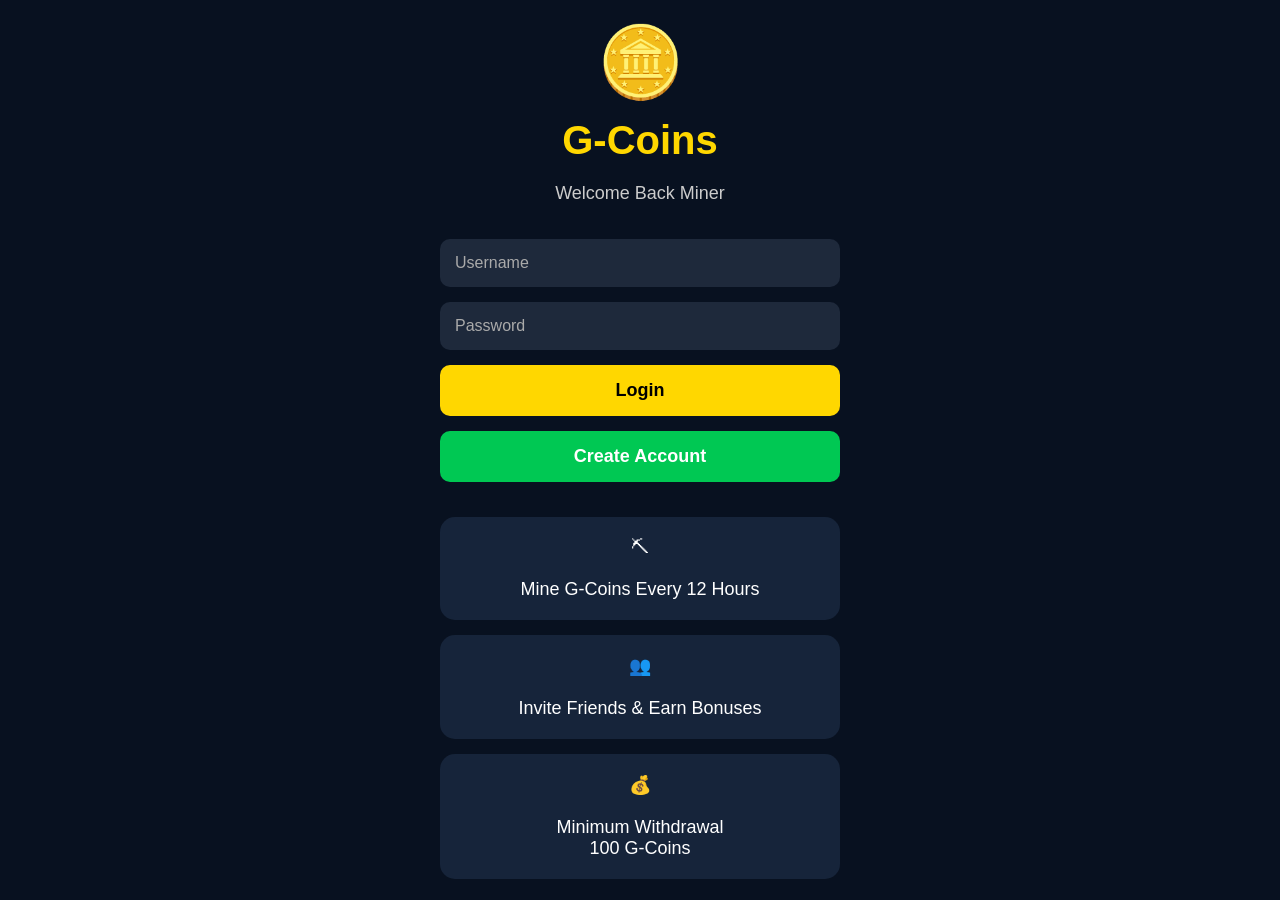
<file: index.html>
<!DOCTYPE html>
<html lang="en">
<head>
<meta charset="UTF-8">
<meta name="viewport" content="width=device-width, initial-scale=1.0">
<title>G-Coins Login</title>
<link rel="stylesheet" href="style.css">
</head>

<body>

<div class="container">

<div class="logo">🪙</div>

<h1>G-Coins</h1>

<p class="subtitle">
Welcome Back Miner
</p>

<input
type="text"
id="loginUsername"
placeholder="Username">

<input
type="password"
id="loginPassword"
placeholder="Password">

<button class="btn" onclick="login()">
Login
</button>

<a href="signup.html">
<button class="btn2">
Create Account
</button>
</a>

<div class="features">

<div class="card">
⛏
<br><br>
Mine G-Coins Every 12 Hours
</div>

<div class="card">
👥
<br><br>
Invite Friends & Earn Bonuses
</div>

<div class="card">
💰
<br><br>
Minimum Withdrawal
<br>
100 G-Coins
</div>

</div>

</div>

<script src="script.js"></script>

</body>
</html>
</file>
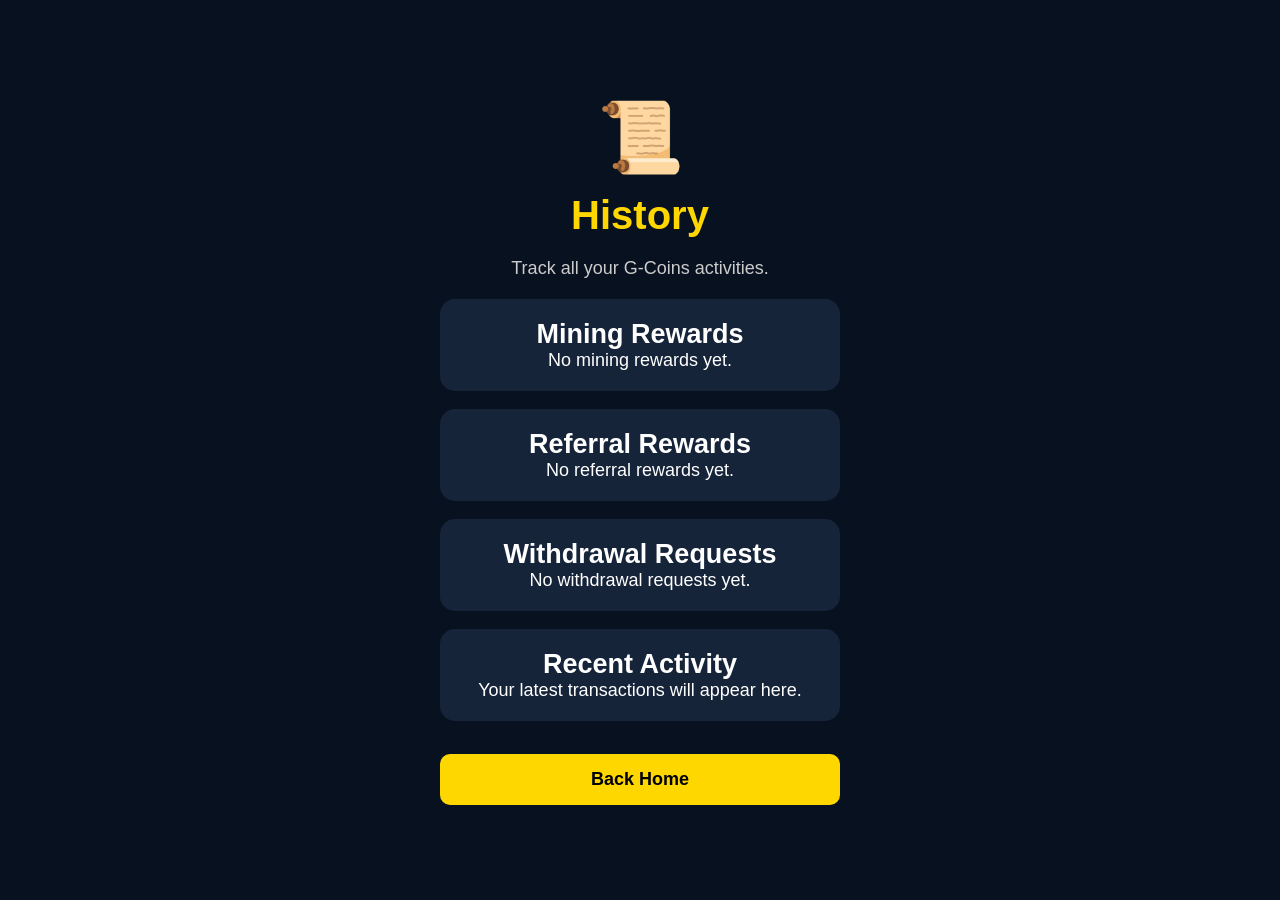
<file: history.html>
<!DOCTYPE html>
<html lang="en">
<head>
<meta charset="UTF-8">
<meta name="viewport" content="width=device-width, initial-scale=1.0">
<title>Transaction History - G-Coins</title>
<link rel="stylesheet" href="style.css">
</head>

<body>

<div class="container">

<div class="logo">📜</div>

<h1>History</h1>

<p class="subtitle">
Track all your G-Coins activities.
</p>

<div class="card">

<h2>Mining Rewards</h2>

<p>No mining rewards yet.</p>

</div>

<br>

<div class="card">

<h2>Referral Rewards</h2>

<p>No referral rewards yet.</p>

</div>

<br>

<div class="card">

<h2>Withdrawal Requests</h2>

<p>No withdrawal requests yet.</p>

</div>

<br>

<div class="card">

<h2>Recent Activity</h2>

<p>Your latest transactions will appear here.</p>

</div>

<br>

<a href="home.html">
<button class="btn">
Back Home
</button>
</a>

</div>

<script src="script.js"></script>

</body>
</html>
</file>
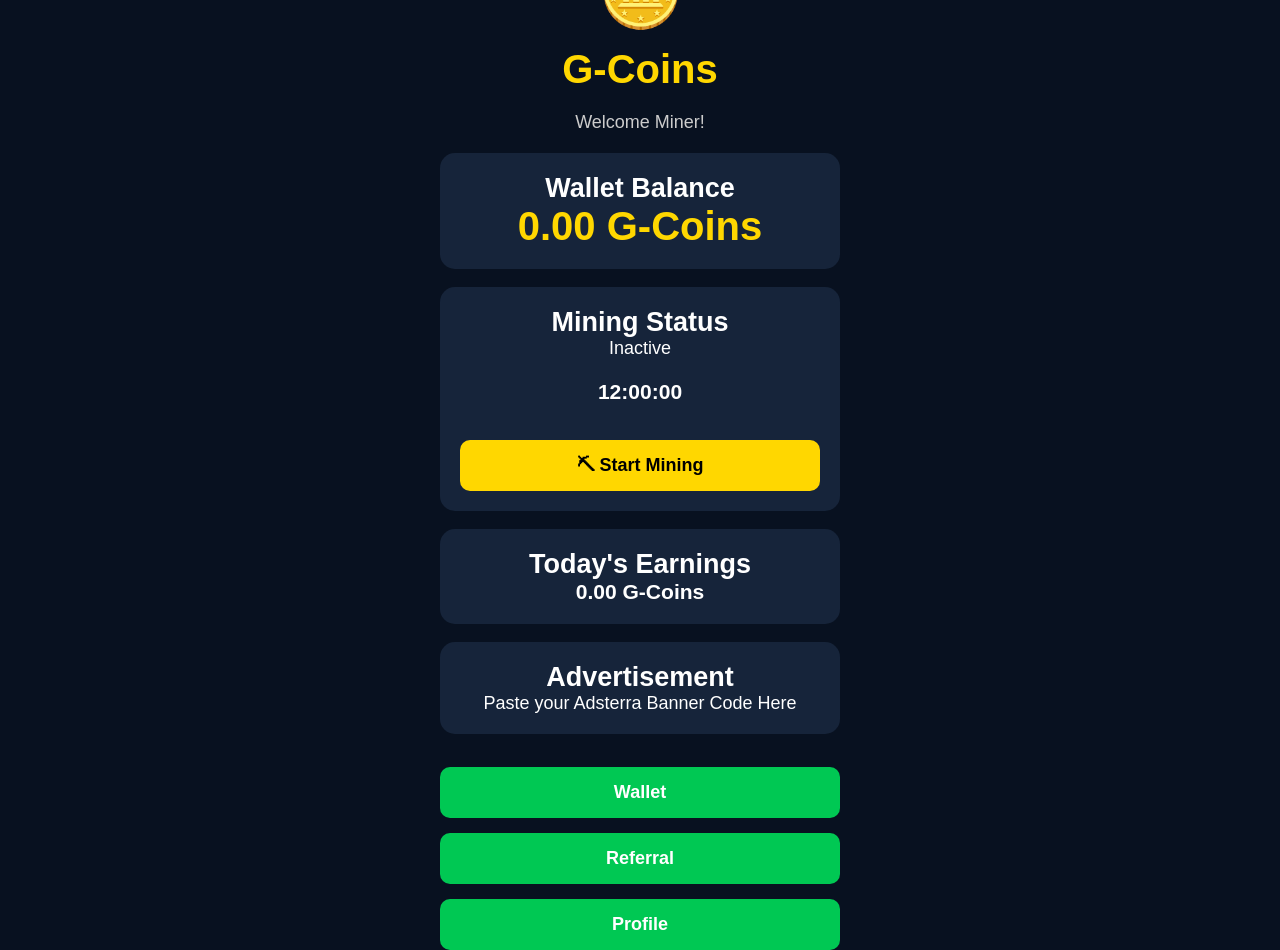
<file: home.html>
<!DOCTYPE html>
<html lang="en">

<head>

<meta charset="UTF-8">

<meta name="viewport" content="width=device-width, initial-scale=1.0">

<title>G-Coins Dashboard</title>

<link rel="stylesheet" href="style.css">

</head>

<body>

<div class="container">

<div class="logo">🪙</div>

<h1>G-Coins</h1>

<p class="subtitle">Welcome Miner!</p>

<div class="card">

<h2>Wallet Balance</h2>

<h1 id="balance">0.00 G-Coins</h1>

</div>

<br>

<div class="card">

<h2>Mining Status</h2>

<p id="status">Inactive</p>

<br>

<h3 id="timer">12:00:00</h3>

<br>

<button class="btn" onclick="startMining()">

⛏ Start Mining

</button>

</div>

<br>

<div class="card">

<h2>Today's Earnings</h2>

<h3 id="earnings">0.00 G-Coins</h3>

</div>

<br>

<div class="card">

<h2>Advertisement</h2>

<p>

Paste your Adsterra Banner Code Here

</p>

</div>

<br>

<a href="wallet.html">

<button class="btn2">

Wallet

</button>

</a>

<a href="referral.html">

<button class="btn2">

Referral

</button>

</a>

<a href="profile.html">

<button class="btn2">

Profile

</button>

</a>

</div>

<script src="script.js"></script>

</body>

</html>
</file>
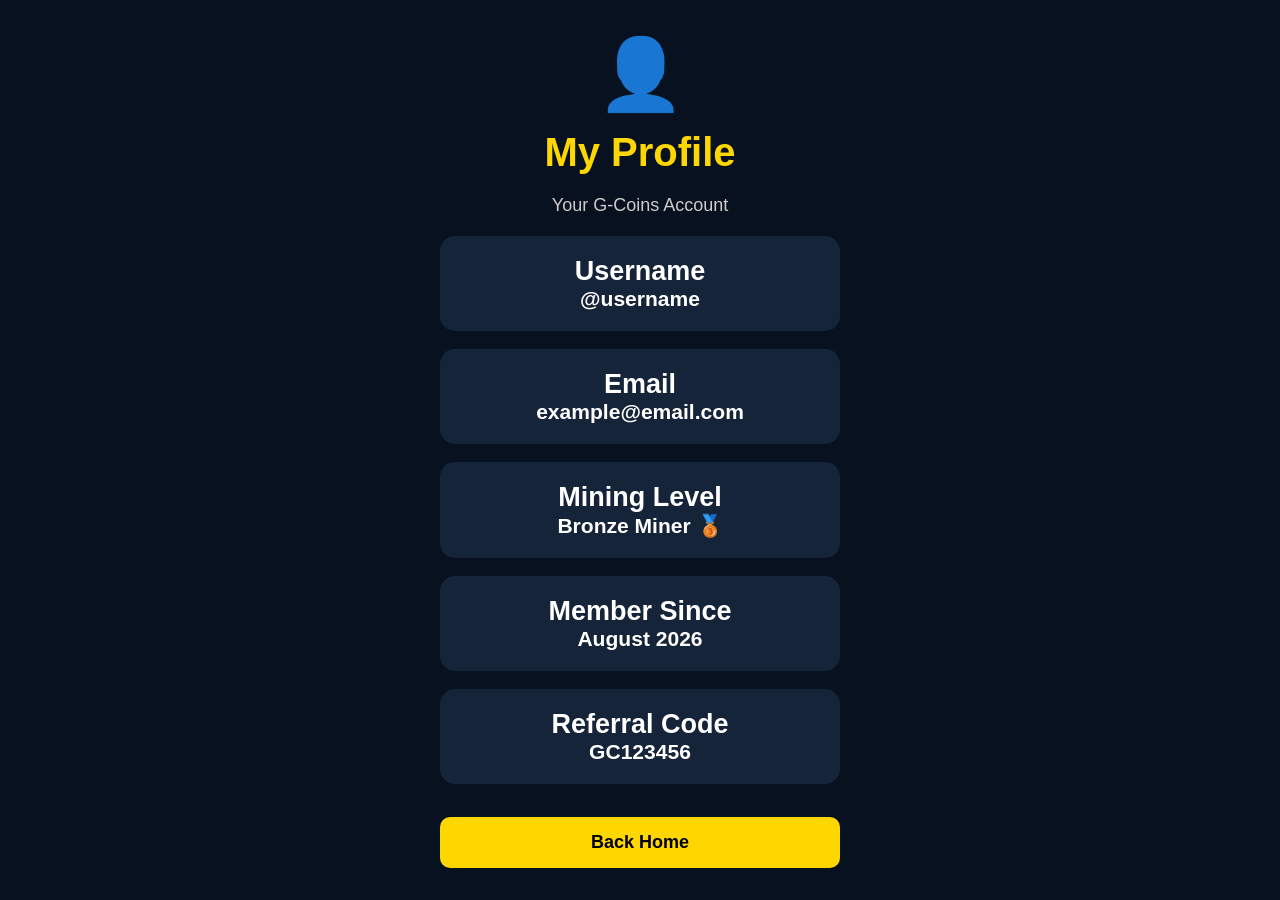
<file: profile.html>
<!DOCTYPE html>
<html lang="en">
<head>
<meta charset="UTF-8">
<meta name="viewport" content="width=device-width, initial-scale=1.0">
<title>My Profile - G-Coins</title>
<link rel="stylesheet" href="style.css">
</head>

<body>

<div class="container">

<div class="logo">👤</div>

<h1>My Profile</h1>

<p class="subtitle">
Your G-Coins Account
</p>

<div class="card">

<h2>Username</h2>

<h3>@username</h3>

</div>

<br>

<div class="card">

<h2>Email</h2>

<h3>example@email.com</h3>

</div>

<br>

<div class="card">

<h2>Mining Level</h2>

<h3>Bronze Miner 🥉</h3>

</div>

<br>

<div class="card">

<h2>Member Since</h2>

<h3>August 2026</h3>

</div>

<br>

<div class="card">

<h2>Referral Code</h2>

<h3>GC123456</h3>

</div>

<br>

<a href="home.html">
<button class="btn">
Back Home
</button>
</a>

</div>

<script src="script.js"></script>

</body>
</html>
</file>
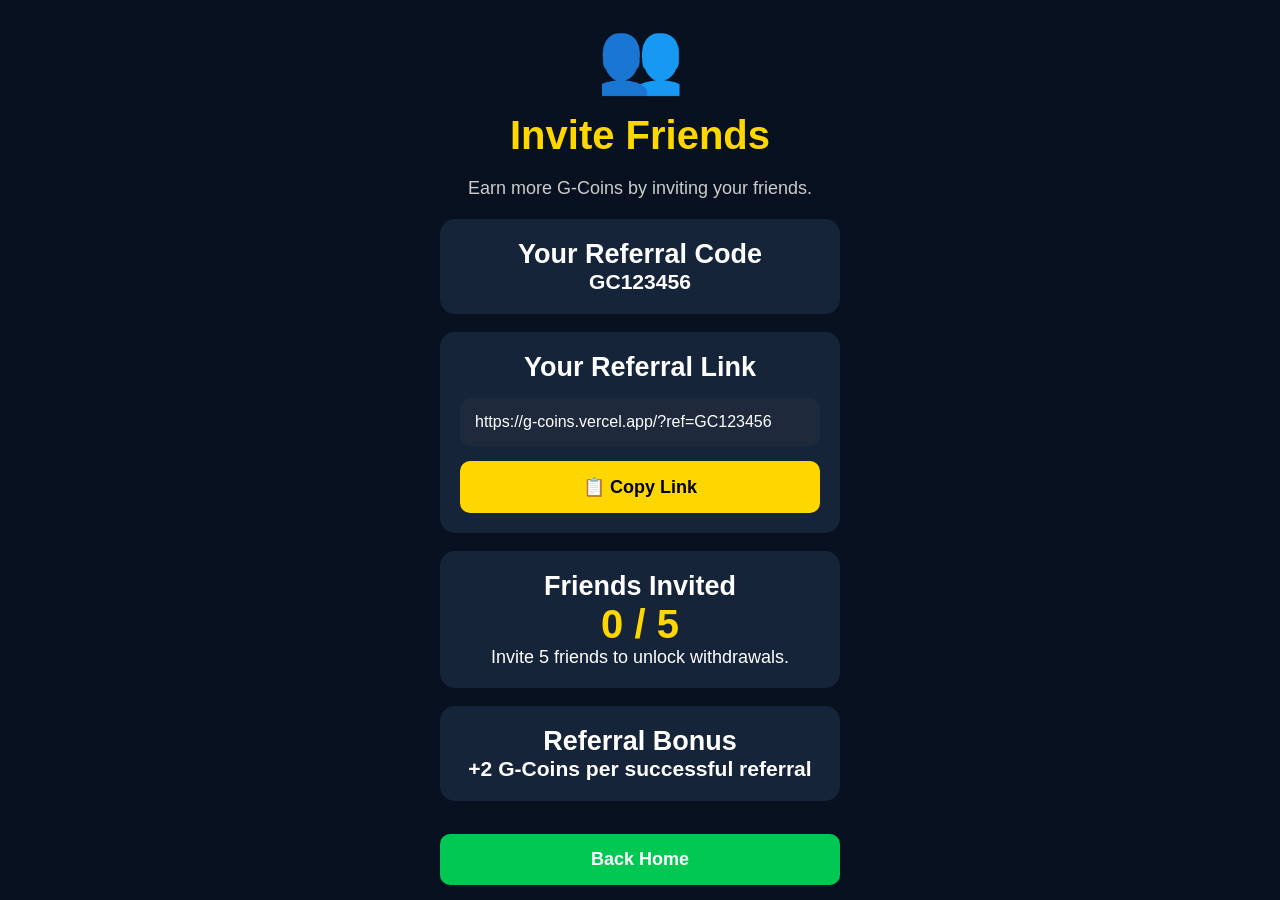
<file: referral.html>
<!DOCTYPE html>
<html lang="en">
<head>
<meta charset="UTF-8">
<meta name="viewport" content="width=device-width, initial-scale=1.0">
<title>Referral - G-Coins</title>
<link rel="stylesheet" href="style.css">
</head>

<body>

<div class="container">

<div class="logo">👥</div>

<h1>Invite Friends</h1>

<p class="subtitle">
Earn more G-Coins by inviting your friends.
</p>

<div class="card">

<h2>Your Referral Code</h2>

<h3 id="refCode">GC123456</h3>

</div>

<br>

<div class="card">

<h2>Your Referral Link</h2>

<input
type="text"
id="refLink"
value="https://g-coins.vercel.app/?ref=GC123456"
readonly>

<button class="btn" onclick="copyReferral()">
📋 Copy Link
</button>

</div>

<br>

<div class="card">

<h2>Friends Invited</h2>

<h1>0 / 5</h1>

<p>Invite 5 friends to unlock withdrawals.</p>

</div>

<br>

<div class="card">

<h2>Referral Bonus</h2>

<h3>+2 G-Coins per successful referral</h3>

</div>

<br>

<a href="home.html">
<button class="btn2">
Back Home
</button>
</a>

</div>

<script src="script.js"></script>

</body>
</html>
</file>
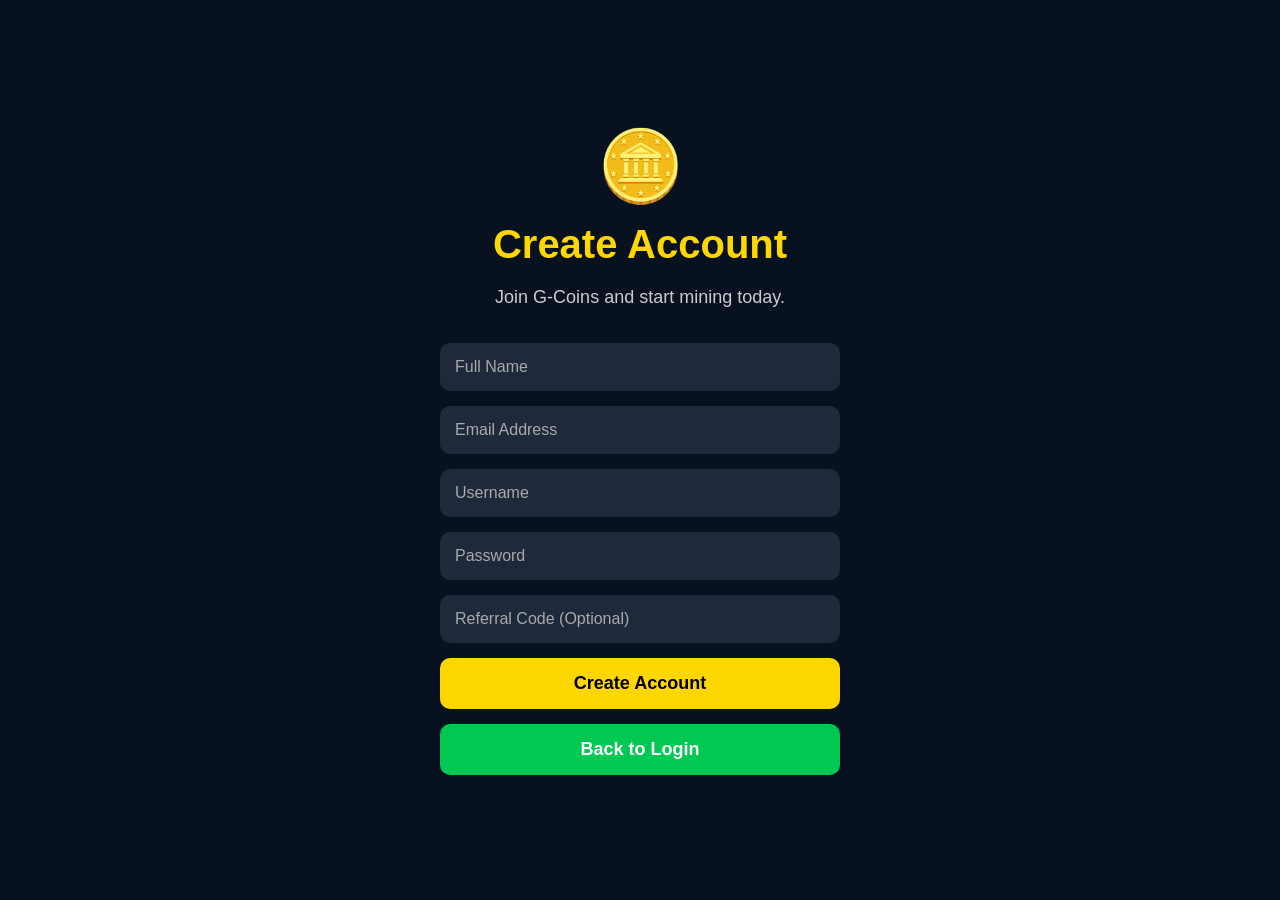
<file: signup.html>
<!DOCTYPE html>
<html lang="en">
<head>
<meta charset="UTF-8">
<meta name="viewport" content="width=device-width, initial-scale=1.0">
<title>Create Account - G-Coins</title>
<link rel="stylesheet" href="style.css">
</head>

<body>

<div class="container">

<div class="logo">🪙</div>

<h1>Create Account</h1>

<p class="subtitle">
Join G-Coins and start mining today.
</p>

<input
type="text"
id="fullname"
placeholder="Full Name"
required>

<input
type="email"
id="email"
placeholder="Email Address"
required>

<input
type="text"
id="username"
placeholder="Username"
required>

<input
type="password"
id="password"
placeholder="Password"
required>

<input
type="text"
id="referral"
placeholder="Referral Code (Optional)">

<button class="btn" onclick="signup()">
Create Account
</button>

<a href="index.html">
<button class="btn2">
Back to Login
</button>
</a>

</div>

<script src="script.js"></script>

</body>
</html>
</file>
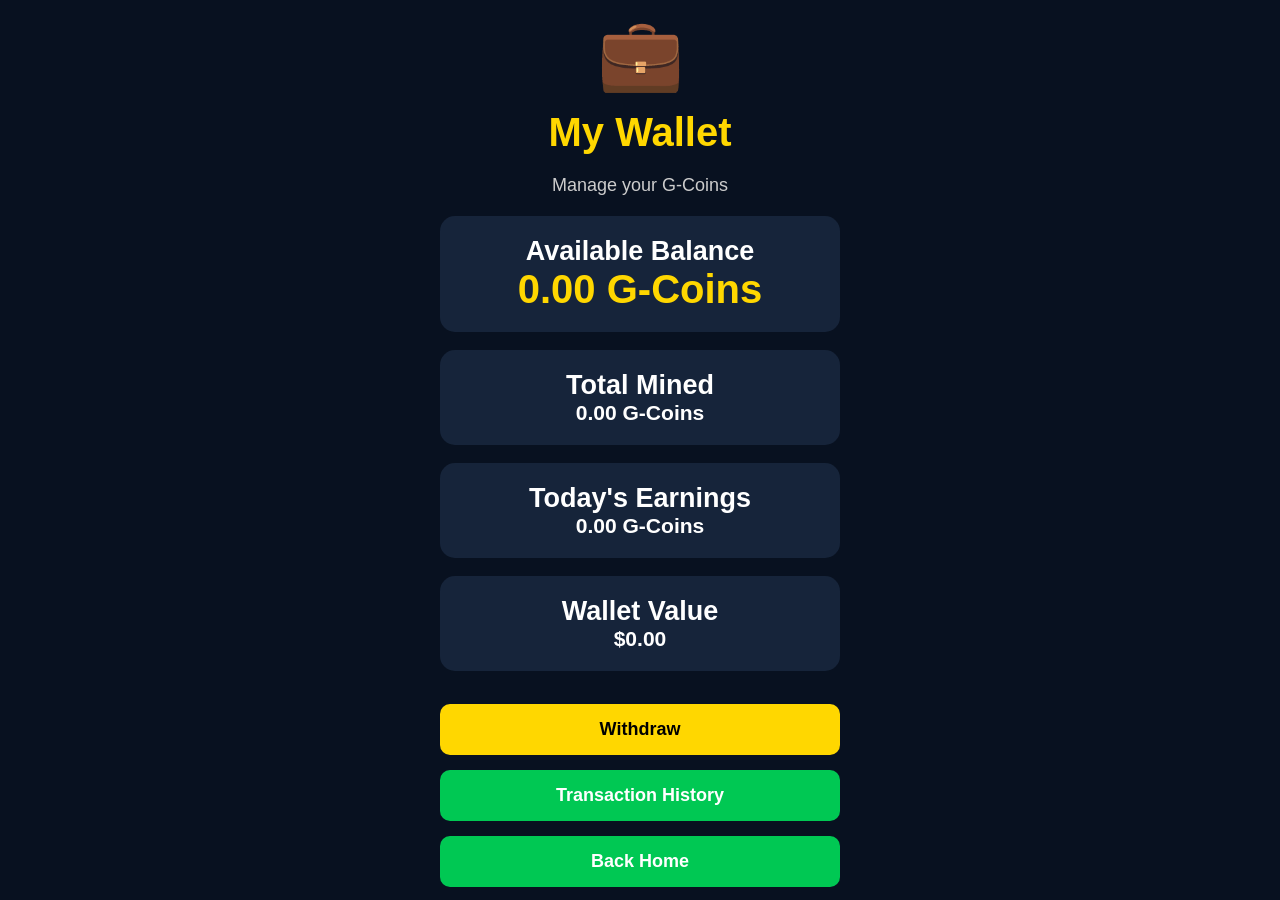
<file: wallet.html>
<!DOCTYPE html>
<html lang="en">
<head>
<meta charset="UTF-8">
<meta name="viewport" content="width=device-width, initial-scale=1.0">
<title>G-Coins Wallet</title>
<link rel="stylesheet" href="style.css">
</head>

<body>

<div class="container">

<div class="logo">💼</div>

<h1>My Wallet</h1>

<p class="subtitle">
Manage your G-Coins
</p>

<div class="card">

<h2>Available Balance</h2>

<h1 id="walletBalance">0.00 G-Coins</h1>

</div>

<br>

<div class="card">

<h2>Total Mined</h2>

<h3>0.00 G-Coins</h3>

</div>

<br>

<div class="card">

<h2>Today's Earnings</h2>

<h3>0.00 G-Coins</h3>

</div>

<br>

<div class="card">

<h2>Wallet Value</h2>

<h3>$0.00</h3>

</div>

<br>

<a href="withdraw.html">
<button class="btn">
Withdraw
</button>
</a>

<a href="history.html">
<button class="btn2">
Transaction History
</button>
</a>

<a href="home.html">
<button class="btn2">
Back Home
</button>
</a>

</div>

<script src="script.js"></script>

</body>
</html>
</file>
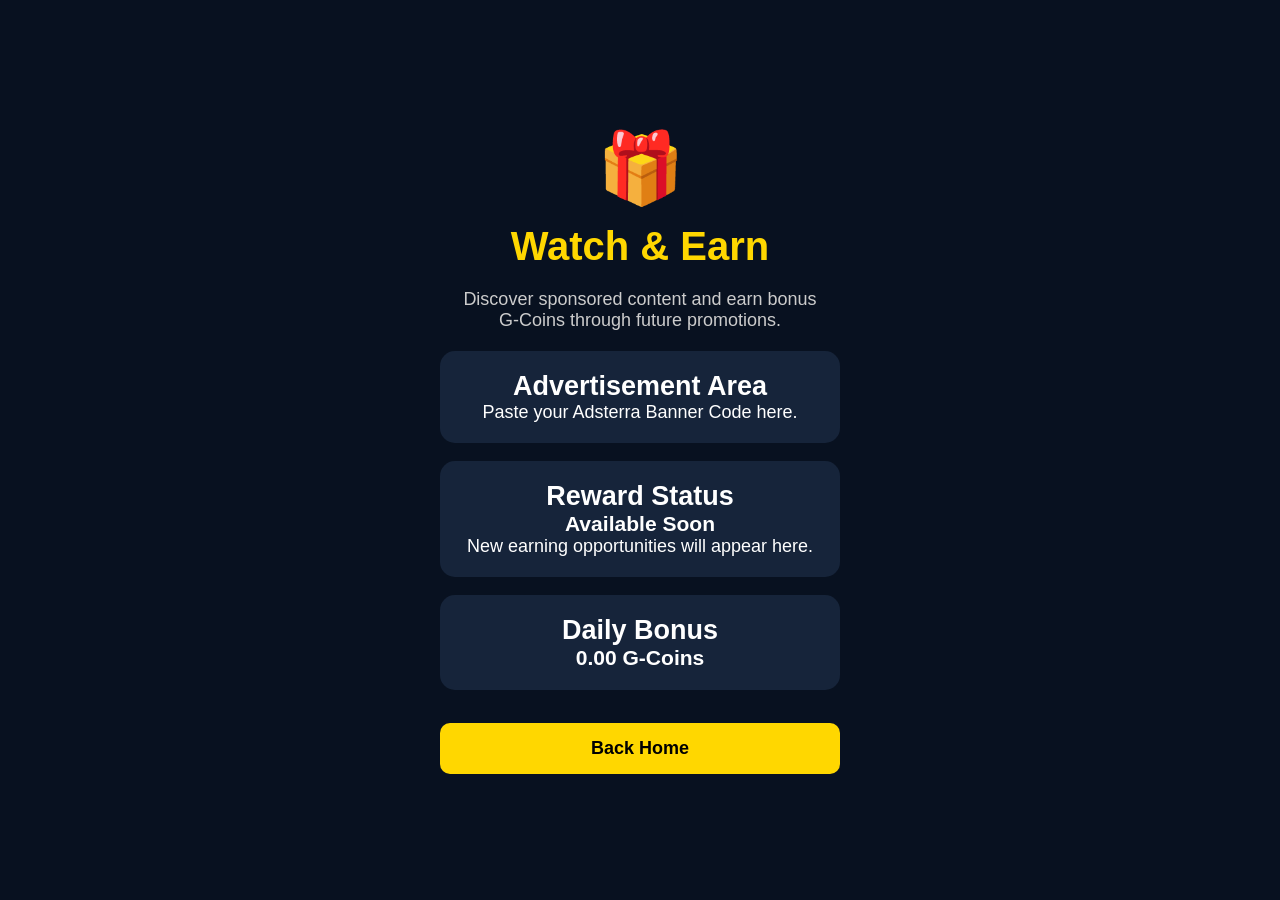
<file: watch-earn.html>
<!DOCTYPE html>
<html lang="en">
<head>
<meta charset="UTF-8">
<meta name="viewport" content="width=device-width, initial-scale=1.0">
<title>Watch & Earn - G-Coins</title>
<link rel="stylesheet" href="style.css">
</head>

<body>

<div class="container">

<div class="logo">🎁</div>

<h1>Watch & Earn</h1>

<p class="subtitle">
Discover sponsored content and earn bonus G-Coins through future promotions.
</p>

<div class="card">

<h2>Advertisement Area</h2>

<p>
Paste your Adsterra Banner Code here.
</p>

</div>

<br>

<div class="card">

<h2>Reward Status</h2>

<h3>Available Soon</h3>

<p>
New earning opportunities will appear here.
</p>

</div>

<br>

<div class="card">

<h2>Daily Bonus</h2>

<h3>0.00 G-Coins</h3>

</div>

<br>

<a href="home.html">
<button class="btn">
Back Home
</button>
</a>

</div>

<script src="script.js"></script>

</body>
</html>
</file>
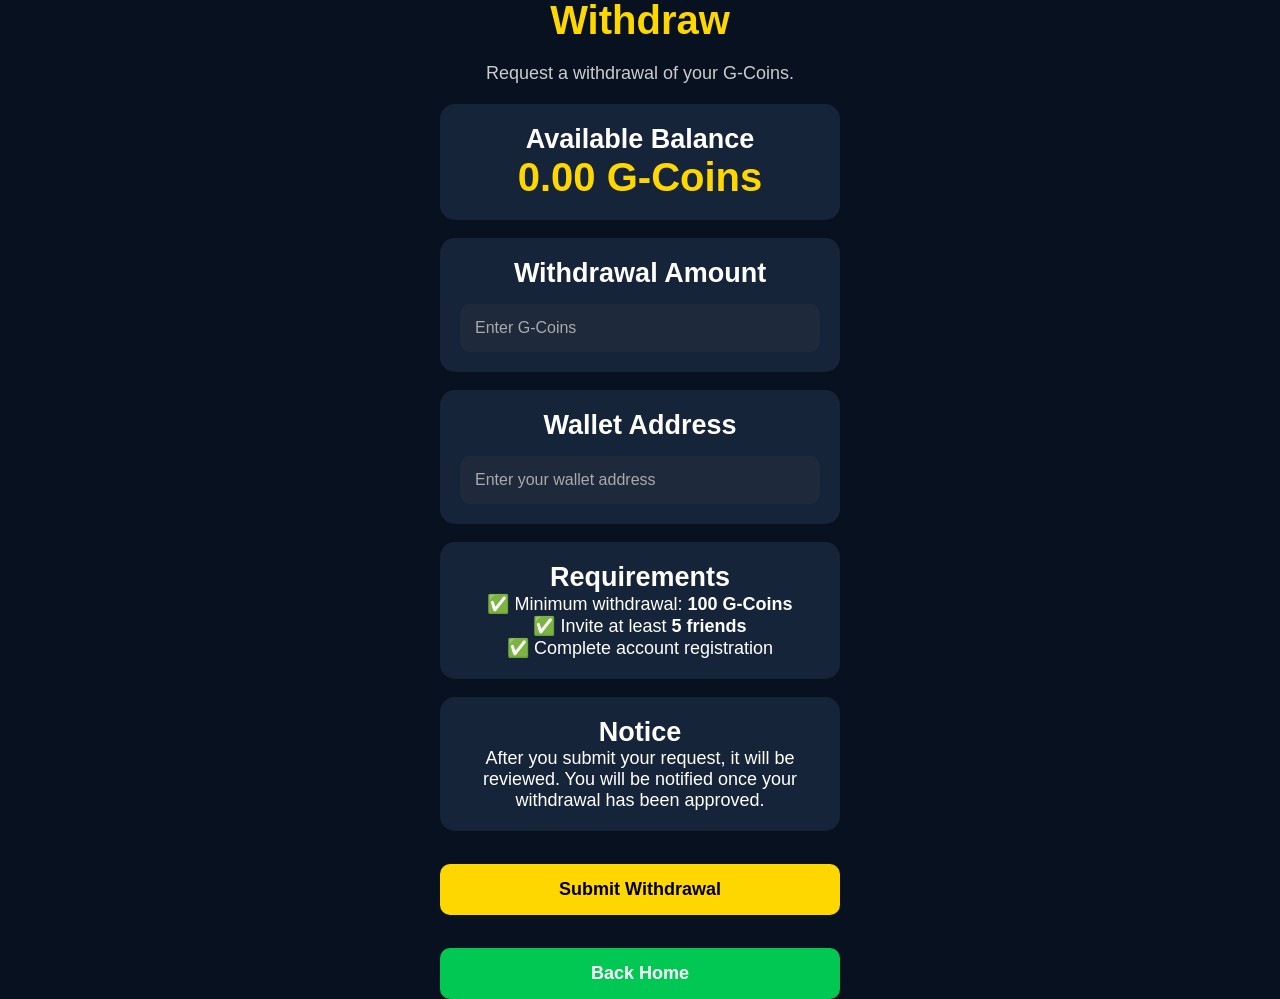
<file: withdraw.html>
<!DOCTYPE html>
<html lang="en">
<head>
<meta charset="UTF-8">
<meta name="viewport" content="width=device-width, initial-scale=1.0">
<title>Withdraw - G-Coins</title>
<link rel="stylesheet" href="style.css">
</head>

<body>

<div class="container">

<div class="logo">💸</div>

<h1>Withdraw</h1>

<p class="subtitle">
Request a withdrawal of your G-Coins.
</p>

<div class="card">

<h2>Available Balance</h2>

<h1>0.00 G-Coins</h1>

</div>

<br>

<div class="card">

<h2>Withdrawal Amount</h2>

<input
type="number"
placeholder="Enter G-Coins">

</div>

<br>

<div class="card">

<h2>Wallet Address</h2>

<input
type="text"
placeholder="Enter your wallet address">

</div>

<br>

<div class="card">

<h2>Requirements</h2>

<p>✅ Minimum withdrawal: <b>100 G-Coins</b></p>
<p>✅ Invite at least <b>5 friends</b></p>
<p>✅ Complete account registration</p>

</div>

<br>

<div class="card">

<h2>Notice</h2>

<p>
After you submit your request, it will be reviewed. You will be notified once your withdrawal has been approved.
</p>

</div>

<br>

<button class="btn">
Submit Withdrawal
</button>

<br><br>

<a href="home.html">
<button class="btn2">
Back Home
</button>
</a>

</div>

<script src="script.js"></script>

</body>
</html>
</file>
<file: style.css>
*{
margin:0;
padding:0;
box-sizing:border-box;
font-family:Arial, sans-serif;
}

body{

background:#081120;

color:white;

display:flex;

justify-content:center;

align-items:center;

height:100vh;

}

.container{

width:90%;

max-width:400px;

text-align:center;

}

.logo{

font-size:70px;

margin-bottom:15px;

}

h1{

font-size:40px;

color:#FFD700;

}

.subtitle{

margin:20px;

font-size:18px;

color:#ccc;

}

.btn{

width:100%;

padding:15px;

border:none;

border-radius:10px;

background:#FFD700;

font-size:18px;

margin-top:15px;

font-weight:bold;

cursor:pointer;

}

.btn2{

width:100%;

padding:15px;

border:none;

border-radius:10px;

background:#00C853;

font-size:18px;

margin-top:15px;

font-weight:bold;

cursor:pointer;

color:white;

}

.features{

margin-top:35px;

display:grid;

grid-template-columns:1fr;

gap:15px;

}

.card{

background:#16243A;

padding:20px;

border-radius:15px;

font-size:18px;

}
input{

width:100%;

padding:15px;

margin-top:15px;

border:none;

border-radius:10px;

background:#1E293B;

color:white;

font-size:16px;

outline:none;

}

input::placeholder{

color:#aaa;

}

form{

margin-top:20px;

}
</file>
